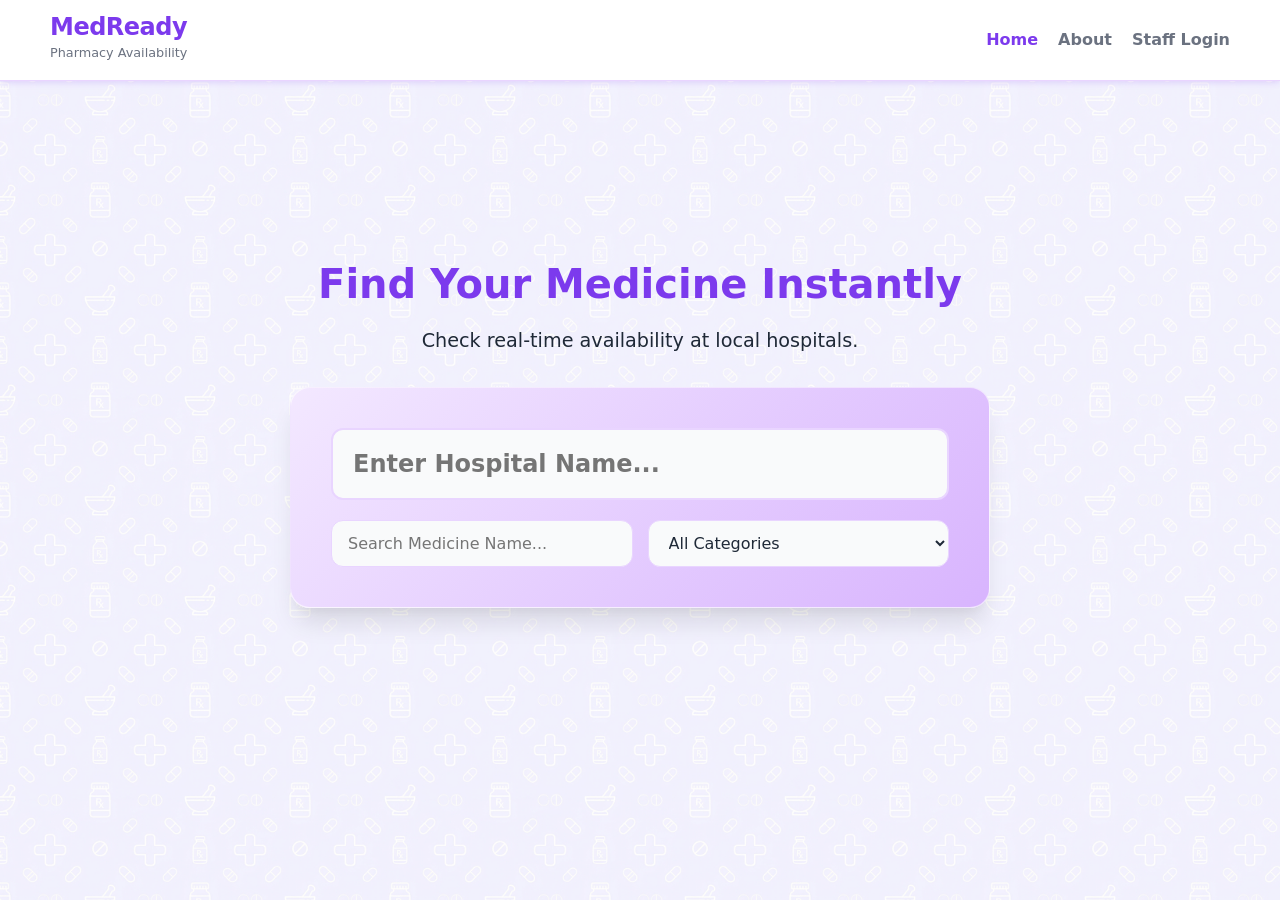
<file: index.html>
<!DOCTYPE html>
<html lang="en">

<head>
    <meta charset="UTF-8">
    <meta name="viewport" content="width=device-width, initial-scale=1.0">
    <title>MedReady - Check Medicine Availability</title>
    <link rel="stylesheet" href="style.css">
</head>

<body>
    <!-- Top Navbar -->
    <nav class="navbar">
        <div class="nav-brand">
            <h1>MedReady</h1>
            <span class="nav-subtitle">Pharmacy Availability</span>
        </div>
        <div class="nav-links">
            <a href="index.html" class="active">Home</a>
            <a href="about.html">About</a>
            <a href="admin.html">Staff Login</a>
        </div>
    </nav>

    <!-- Main Content -->
    <main class="main-content">
        <!-- Hero Headline -->
        <div class="hero-header" style="text-align: center; margin-bottom: 30px;">
            <h1 style="color: var(--primary); font-size: 2.5rem; margin-bottom: 10px;">Find Your Medicine Instantly</h1>
            <p style="color: var(--gray); font-size: 1.2rem;">Check real-time availability at local hospitals.</p>
        </div>

        <div class="search-backdrop">
            <div class="form-group-hero" style="position: relative;">
                <input type="text" id="search-hospital" class="search-box hero-input"
                    placeholder="Enter Hospital Name..." autocomplete="off">
                <ul id="hospital-suggestions" class="suggestions-list hidden"></ul>
            </div>

            <div class="search-row">
                <input type="text" id="search-medicine" class="search-box" placeholder="Search Medicine Name...">

                <select id="search-category" class="search-box" style="cursor: pointer;">
                    <option value="">All Categories</option>
                    <option value="Tablets">Tablets</option>
                    <option value="Capsules">Capsules</option>
                    <option value="Syrups">Syrups</option>
                    <option value="Injections">Injections</option>
                    <option value="Drops">Drops</option>
                    <option value="Topical">Topical</option>
                    <option value="Others">Others</option>
                </select>
            </div>

            <input type="text" id="search-category-custom" class="search-box hidden" placeholder="Type Category..."
                style="margin-top: 10px; width: 100%;">
        </div>

        <div id="medicine-list" class="medicine-list">
            <!-- Medicine cards will be injected here -->
        </div>
    </main>

    <!-- Scripts -->
    <script src="mock-api.js"></script>
    <script src="app.js"></script>
</body>

</html>
</file>
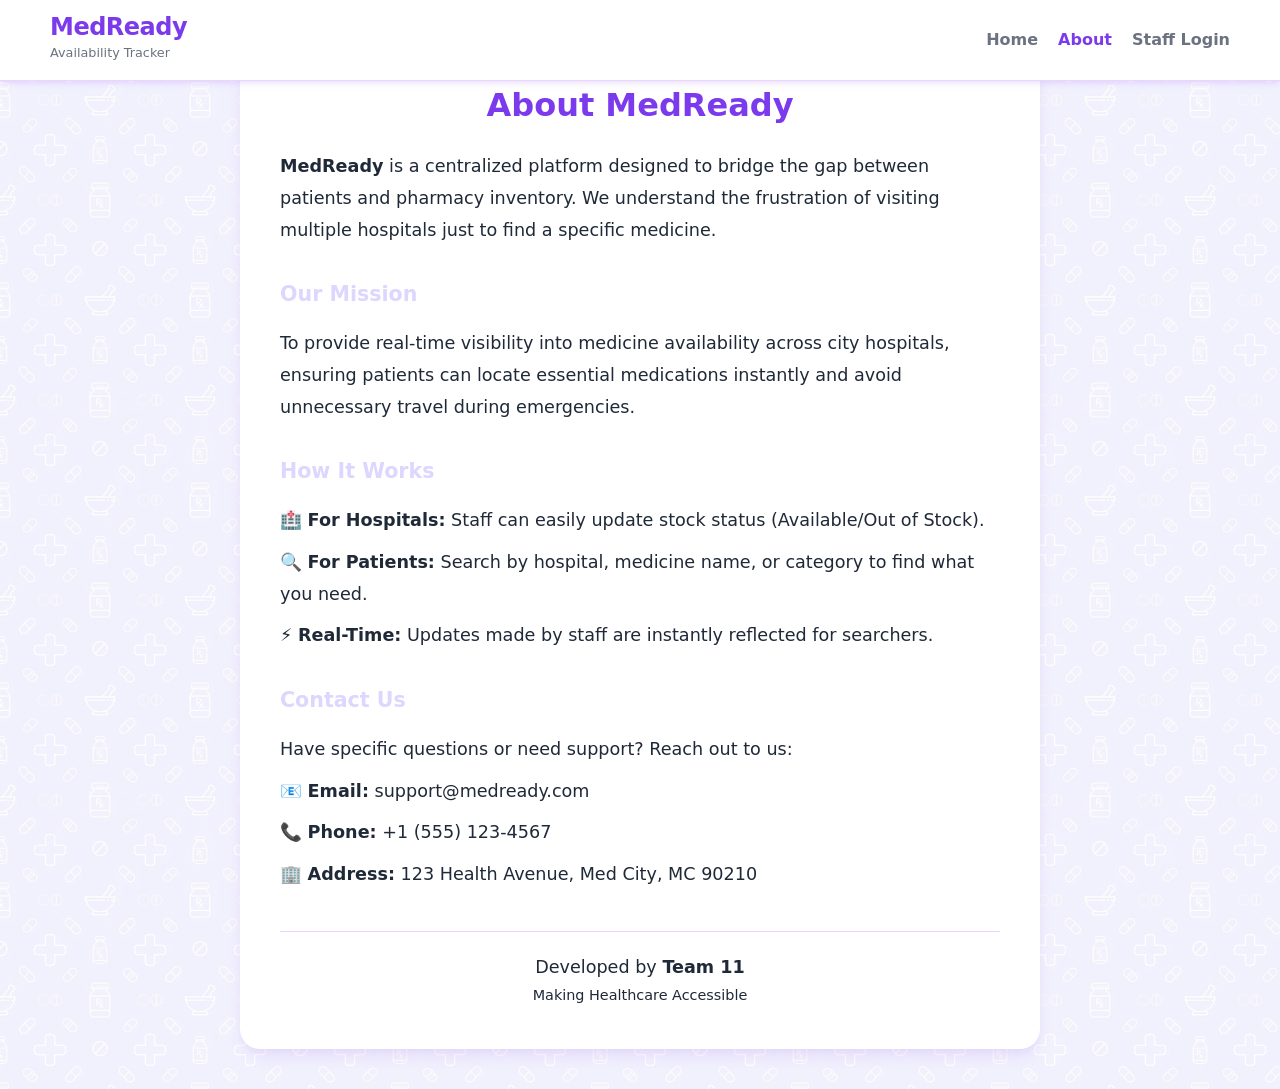
<file: about.html>
<!DOCTYPE html>
<html lang="en">

<head>
    <meta charset="UTF-8">
    <meta name="viewport" content="width=device-width, initial-scale=1.0">
    <title>MedReady - About Us</title>
    <link rel="stylesheet" href="style.css">
</head>

<body>
    <!-- Top Navbar -->
    <nav class="navbar">
        <div class="nav-brand">
            <h1>MedReady</h1>
            <span class="nav-subtitle">Availability Tracker</span>
        </div>
        <div class="nav-links">
            <a href="index.html">Home</a>
            <a href="about.html" class="active">About</a>
            <a href="admin.html">Staff Login</a>
        </div>
    </nav>

    <!-- Main Content -->
    <main class="main-content"
        style="max-width: 800px; margin: 40px auto; background: white; padding: 40px; border-radius: 20px; box-shadow: var(--shadow-lg);">
        <h1 style="color: var(--primary); margin-bottom: 20px; text-align: center;">About MedReady</h1>

        <div style="font-size: 1.1rem; line-height: 1.8; color: var(--text);">
            <p style="margin-bottom: 20px;">
                <b>MedReady</b> is a centralized platform designed to bridge the gap between patients and pharmacy
                inventory.
                We understand the frustration of visiting multiple hospitals just to find a specific medicine.
            </p>

            <h3 style="color: var(--secondary); margin-top: 30px; margin-bottom: 15px;">Our Mission</h3>
            <p style="margin-bottom: 20px;">
                To provide real-time visibility into medicine availability across city hospitals, ensuring patients can
                locate
                essential medications instantly and avoid unnecessary travel during emergencies.
            </p>

            <h3 style="color: var(--secondary); margin-top: 30px; margin-bottom: 15px;">How It Works</h3>
            <ul style="list-style-type: none; padding: 0;">
                <li style="margin-bottom: 10px;">🏥 <b>For Hospitals:</b> Staff can easily update stock status
                    (Available/Out of Stock).</li>
                <li style="margin-bottom: 10px;">🔍 <b>For Patients:</b> Search by hospital, medicine name, or category
                    to find what you need.</li>
                <li style="margin-bottom: 10px;">⚡ <b>Real-Time:</b> Updates made by staff are instantly reflected for
                    searchers.</li>
            </ul>

            <h3 style="color: var(--secondary); margin-top: 30px; margin-bottom: 15px;">Contact Us</h3>
            <p style="margin-bottom: 10px;">
                Have specific questions or need support? Reach out to us:
            </p>
            <ul style="list-style-type: none; padding: 0;">
                <li style="margin-bottom: 10px;">📧 <b>Email:</b> support@medready.com</li>
                <li style="margin-bottom: 10px;">📞 <b>Phone:</b> +1 (555) 123-4567</li>
                <li style="margin-bottom: 10px;">🏢 <b>Address:</b> 123 Health Avenue, Med City, MC 90210</li>
            </ul>

            <div
                style="margin-top: 40px; padding-top: 20px; border-top: 1px solid var(--border); text-align: center; color: var(--gray);">
                <p>Developed by <b>Team 11</b></p>
                <p style="font-size: 0.9rem;">Making Healthcare Accessible</p>
            </div>
        </div>
    </main>
</body>

</html>
</file>
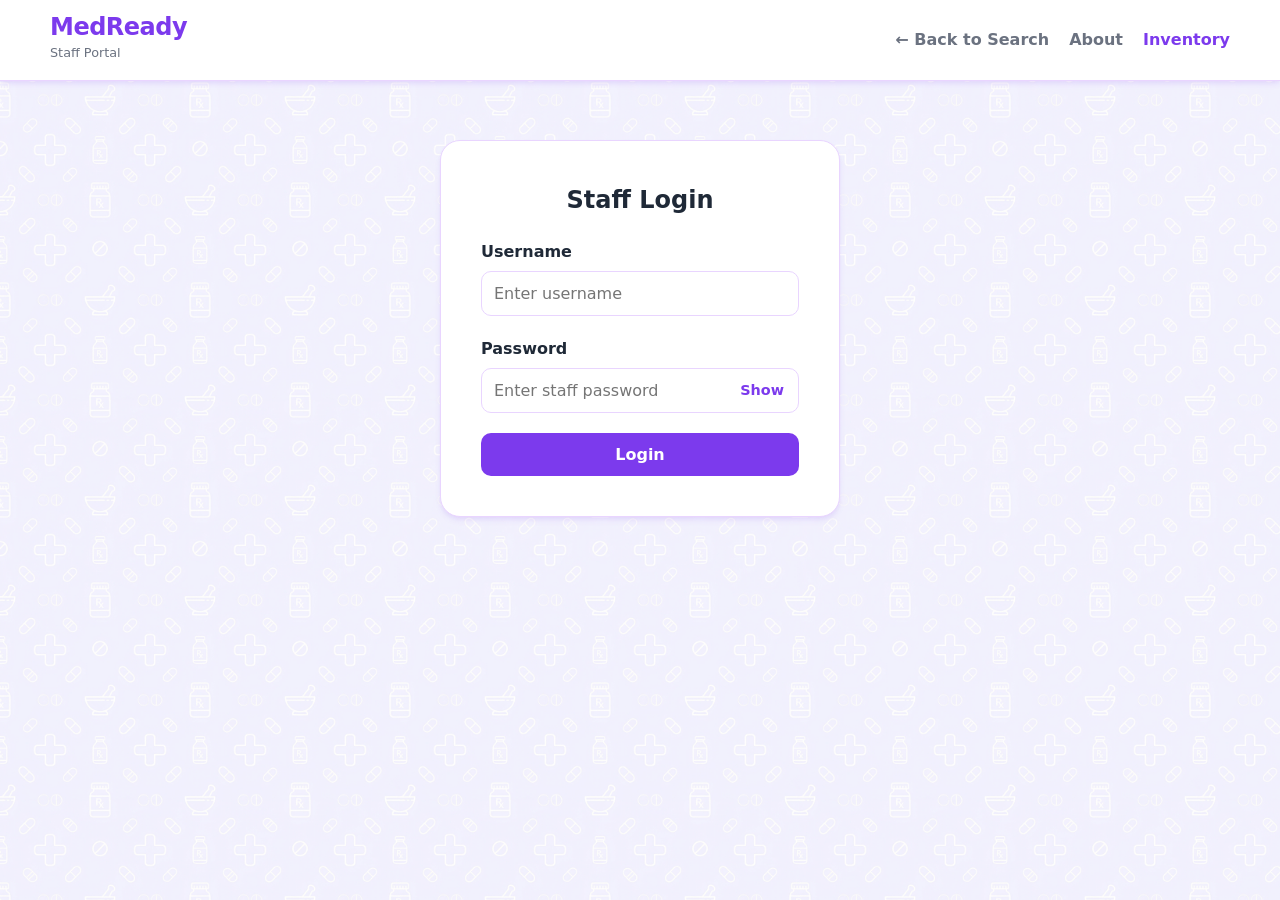
<file: admin.html>
<!DOCTYPE html>
<html lang="en">

<head>
    <meta charset="UTF-8">
    <meta name="viewport" content="width=device-width, initial-scale=1.0">
    <title>MedReady Staff - Login</title>
    <link rel="stylesheet" href="style.css">
</head>

<body>
    <!-- Top Navbar -->
    <nav class="navbar">
        <div class="nav-brand">
            <h1>MedReady</h1>
            <span class="nav-subtitle">Staff Portal</span>
        </div>
        <div class="nav-links">
            <a href="index.html">← Back to Search</a>
            <a href="about.html">About</a>
            <a href="admin.html" class="active">Inventory</a>
        </div>
    </nav>

    <!-- Main Content -->
    <main class="main-content">
        <!-- Login Form -->
        <form id="login-form" class="login-form">
            <h2 style="margin-bottom: 20px; text-align: center;">Staff Login</h2>
            <div class="form-group">
                <label for="username">Username</label>
                <input type="text" id="username" class="form-control" placeholder="Enter username" required>
            </div>
            <div class="form-group">
                <label for="password">Password</label>
                <div style="position: relative;">
                    <input type="password" id="password" class="form-control" placeholder="Enter staff password"
                        required style="padding-right: 70px;">
                    <button type="button" id="toggle-password" class="btn-text-link">Show</button>
                </div>
            </div>
            <button type="submit" class="btn btn-primary">Login</button>
        </form>

        <!-- Admin Dashboard (Hidden by default) -->
        <div id="admin-dashboard" class="hidden">
            <div style="display: flex; justify-content: space-between; align-items: center; margin-bottom: 20px;">
                <h2>Inventory Management</h2>
                <button id="logout-btn" class="btn" style="background: #e9ecef;">Logout</button>
            </div>

            <!-- Add Medicine -->
            <div class="medicine-card" style="margin-bottom: 30px; display: block;">
                <h3 style="margin-bottom: 15px;">Add New Medicine</h3>
                <p id="staff-hospital-badge" style="margin-bottom: 10px; color: var(--primary); font-weight: bold;"></p>
                <form id="add-medicine-form" style="display: flex; gap: 10px; flex-wrap: wrap;">
                    <input type="text" id="new-name" class="form-control" placeholder="Medicine Name" required
                        style="flex: 2; min-width: 200px;">
                    <!-- Hospital is now auto-detected from logged-in user -->
                    <select id="new-category" class="form-control" required style="flex: 1; min-width: 150px;">
                        <option value="">Select Category</option>
                        <option value="Tablets">Tablets</option>
                        <option value="Capsules">Capsules</option>
                        <option value="Syrups">Syrups</option>
                        <option value="Injections">Injections</option>
                        <option value="Drops">Drops</option>
                        <option value="Topical">Topical</option>
                        <option value="Others">Others</option>
                    </select>
                    <input type="text" id="new-category-custom" class="form-control hidden"
                        placeholder="Type custom category" style="flex: 1; min-width: 150px;">
                    <button type="submit" class="btn btn-primary" style="width: auto;">Add</button>
                </form>
            </div>

            <!-- List -->
            <div id="admin-medicine-list" class="medicine-list">
                <!-- Admin items injected here -->
            </div>
        </div>

        <!-- Super Admin Dashboard (Hidden by default) -->
        <div id="super-admin-dashboard" class="hidden">
            <div style="display: flex; justify-content: space-between; align-items: center; margin-bottom: 20px;">
                <h2 style="color: var(--danger);">Super Admin Panel</h2>
                <button id="super-logout-btn" class="btn" style="background: #e9ecef;">Logout</button>
            </div>

            <div class="medicine-card" style="display: block;">
                <h3 style="margin-bottom: 15px;">Register New Hospital</h3>
                <form id="add-hospital-form">
                    <div class="form-group">
                        <label>New Hospital Name</label>
                        <input type="text" id="reg-hospital" class="form-control" placeholder="e.g. Westside Clinic"
                            required>
                    </div>
                    <div class="form-group">
                        <label>Staff Username</label>
                        <input type="text" id="reg-username" class="form-control" placeholder="e.g. westside_staff"
                            required>
                    </div>
                    <div class="form-group">
                        <label>Staff Password</label>
                        <input type="text" id="reg-password" class="form-control" placeholder="e.g. password123"
                            required>
                    </div>
                    <button type="submit" class="btn btn-primary" style="background-color: var(--danger);">Create
                        Account</button>
                </form>
            </div>

            <p style="margin-top: 20px; color: var(--gray); font-size: 0.9rem;">
                * Creating a new hospital adds a staff account. They can then login to manage their specific
                inventory.
            </p>
        </div>
    </main>

    <!-- Scripts -->
    <script src="mock-api.js"></script>
    <script src="app.js"></script>
</body>

</html>
</file>
<file: style.css>
:root {
    /* Color Palette - Lavender/Violet Theme */
    --primary: #7c3aed;
    --primary-hover: #6d28d9;
    --secondary: #ddd6fe;
    --accent: #8b5cf6;

    --bg-main: #f5f3ff;
    --bg-card: #ffffff;
    --bg-navbar: #ffffff;
    /* White navbar for clean look */

    --text-main: #1f2937;
    --text-muted: #6b7280;
    --text-light: #f3f4f6;

    --border: #e9d5ff;
    --success: #10b981;
    --danger: #ef4444;
    --shadow: 0 4px 6px -1px rgba(124, 58, 237, 0.1), 0 2px 4px -1px rgba(124, 58, 237, 0.06);
    --shadow-lg: 0 10px 15px -3px rgba(124, 58, 237, 0.1), 0 4px 6px -2px rgba(124, 58, 237, 0.05);
}

* {
    box-sizing: border-box;
    margin: 0;
    padding: 0;
    font-family: 'Inter', 'Segoe UI', system-ui, sans-serif;
}

body {
    background-color: var(--bg-main);
    background-image: url('bg.png');
    background-size: 400px;
    background-repeat: repeat;
    color: var(--text-main);
    line-height: 1.6;
    display: flex;
    flex-direction: column;
    /* Stack navbar and content */
    min-height: 100vh;
}

/* Navbar */
.navbar {
    width: 100%;
    background-color: var(--bg-navbar);
    padding: 15px 50px;
    display: flex;
    justify-content: space-between;
    align-items: center;
    position: fixed;
    top: 0;
    left: 0;
    z-index: 1000;
    box-shadow: var(--shadow);
    border-bottom: 1px solid var(--border);
}

.nav-brand h1 {
    color: var(--primary);
    font-size: 1.5rem;
    font-weight: 800;
    letter-spacing: -0.5px;
    line-height: 1;
}

.nav-subtitle {
    font-size: 0.8rem;
    color: var(--text-muted);
    font-weight: 500;
}

.nav-links {
    display: flex;
    gap: 20px;
}

.nav-links a {
    color: var(--text-muted);
    text-decoration: none;
    font-weight: 600;
    transition: color 0.2s;
}

.nav-links a:hover,
.nav-links a.active {
    color: var(--primary);
}

/* Main Content */
.main-content {
    margin-top: 80px;
    /* Space for fixed navbar */
    padding: 40px 20px;
    max-width: 900px;
    width: 100%;
    margin-left: auto;
    margin-right: auto;
    transition: all 0.5s ease;
}

/* Centered Search View - Initial State */
.main-content.centered-view {
    margin-top: 0;
    display: flex;
    flex-direction: column;
    justify-content: center;
    align-items: center;
    height: 100vh;
}

.main-content.centered-view .search-backdrop {
    width: 100%;
    max-width: 700px;
    padding: 40px;
    /* Larger padding when centered */
    box-shadow: 0 20px 25px -5px rgba(0, 0, 0, 0.1), 0 10px 10px -5px rgba(0, 0, 0, 0.04);
}

.main-content.centered-view #medicine-list {
    display: none;
}

/* Search Backdrop & Layout */
.search-backdrop {
    background: linear-gradient(135deg, #f3e8ff 0%, #d8b4fe 100%);
    backdrop-filter: blur(10px);
    padding: 30px;
    border-radius: 20px;
    box-shadow: 0 20px 25px -5px rgba(124, 58, 237, 0.25), 0 8px 10px -6px rgba(124, 58, 237, 0.2);
    border: 1px solid rgba(255, 255, 255, 0.6);
    margin-bottom: 40px;
    transition: all 0.3s ease;
}

.search-backdrop:hover {
    transform: translateY(-5px);
    box-shadow: 0 25px 30px -5px rgba(124, 58, 237, 0.35), 0 10px 10px -5px rgba(124, 58, 237, 0.25);
    border-color: rgba(255, 255, 255, 0.9);
}

.form-group-hero {
    margin-bottom: 20px;
}

.hero-input {
    font-size: 1.5rem !important;
    padding: 20px !important;
    border-width: 2px !important;
    font-weight: 600;
}

.search-row {
    display: flex;
    gap: 15px;
}

.search-row .search-box {
    flex: 1;
}

.search-box {
    width: 100%;
    padding: 12px 16px;
    border: 1px solid var(--border);
    border-radius: 12px;
    font-size: 1rem;
    transition: all 0.2s;
    background-color: #f9fafb;
    color: var(--text-main);
}

.search-box:focus {
    border-color: var(--primary);
    outline: none;
    background-color: white;
    box-shadow: 0 0 0 4px rgba(124, 58, 237, 0.1);
}

/* Card List */
.medicine-list {
    display: flex;
    flex-direction: column;
    gap: 15px;
}

.medicine-card {
    background: var(--bg-card);
    padding: 25px;
    border-radius: 16px;
    border: 1px solid var(--border);
    box-shadow: var(--shadow);
    display: flex;
    justify-content: space-between;
    align-items: center;
    transition: transform 0.2s ease, box-shadow 0.2s ease;
}

.medicine-card:hover {
    transform: translateY(-2px);
    box-shadow: var(--shadow-lg);
}

.medicine-info h3 {
    margin-bottom: 8px;
    color: var(--primary);
    font-weight: 700;
}

.medicine-meta {
    font-size: 0.9rem;
    color: var(--text-muted);
    display: flex;
    gap: 12px;
    align-items: center;
    flex-wrap: wrap;
}

.hospital-tag {
    background-color: #f3f0ff;
    color: var(--primary);
    padding: 4px 10px;
    border-radius: 6px;
    font-size: 0.85rem;
    font-weight: 600;
}

/* Badges */
.badge {
    padding: 6px 14px;
    border-radius: 30px;
    font-size: 0.8rem;
    font-weight: 700;
    text-transform: uppercase;
    letter-spacing: 0.5px;
}

.badge.available {
    background-color: #d1fae5;
    color: #065f46;
}

.badge.out-of-stock {
    background-color: #fee2e2;
    color: #991b1b;
}

/* Admin Form Styles */
.login-form {
    background: white;
    padding: 40px;
    border-radius: 20px;
    box-shadow: var(--shadow);
    max-width: 400px;
    margin: 20px auto;
    /* Centered in main content */
    border: 1px solid var(--border);
}

.form-group {
    margin-bottom: 20px;
}

.form-group label {
    display: block;
    margin-bottom: 6px;
    font-weight: 600;
    color: var(--text-main);
}

.form-control {
    width: 100%;
    padding: 12px;
    border: 1px solid var(--border);
    border-radius: 10px;
    font-size: 1rem;
}

.form-control:focus {
    border-color: var(--primary);
    outline: none;
}

/* Buttons */
.btn {
    display: inline-block;
    padding: 12px 24px;
    border: none;
    border-radius: 10px;
    cursor: pointer;
    font-size: 1rem;
    font-weight: 600;
    transition: all 0.2s;
    text-align: center;
}

.btn-primary {
    background-color: var(--primary);
    color: white;
    width: 100%;
}

.btn-primary:hover {
    background-color: var(--primary-hover);
    transform: translateY(-1px);
}

/* Suggestions Dropdown */
.suggestions-list {
    position: absolute;
    top: 100%;
    left: 0;
    right: 0;
    background: white;
    border: 1px solid var(--border);
    border-radius: 12px;
    box-shadow: var(--shadow-lg);
    z-index: 1001;
    max-height: 200px;
    overflow-y: auto;
    list-style: none;
    margin-top: 5px;
    padding: 0;
}

.suggestions-list li {
    padding: 12px 20px;
    cursor: pointer;
    border-bottom: 1px solid #f3f4f6;
    transition: background-color 0.2s;
}

.suggestions-list li:last-child {
    border-bottom: none;
}

.suggestions-list li:hover {
    background-color: var(--bg-main);
    color: var(--primary);
}

.btn-text-link {
    position: absolute;
    right: 10px;
    top: 50%;
    transform: translateY(-50%);
    background: none;
    border: none;
    color: var(--primary);
    font-size: 0.9rem;
    font-weight: 600;
    cursor: pointer;
    padding: 5px;
}

.btn-text-link:hover {
    text-decoration: underline;
}

.btn-toggle {
    background: white;
    border: 1px solid var(--border);
    color: var(--text-muted);
    padding: 8px 16px;
    border-radius: 8px;
    font-weight: 500;
}

.btn-toggle:hover {
    border-color: var(--primary);
    color: var(--primary);
    background-color: #f5f3ff;
}

.hidden {
    display: none !important;
}

/* Mobile Responsive */
@media (max-width: 768px) {
    .navbar {
        flex-direction: column;
        padding: 15px 20px;
        gap: 15px;
    }

    .nav-links {
        width: 100%;
        justify-content: center;
        gap: 15px;
        font-size: 0.9rem;
    }

    .main-content {
        padding: 20px;
        margin-top: 110px;
        /* More space for stacked navbar */
    }

    .search-row {
        flex-direction: column;
    }

    .hero-input {
        font-size: 1.2rem !important;
        padding: 15px !important;
    }

    .medicine-card {
        flex-direction: column;
        align-items: flex-start;
        gap: 15px;
    }

    .medicine-info {
        width: 100%;
    }

    .badge {
        align-self: flex-start;
    }

    .admin-controls {
        width: 100%;
        display: flex;
        justify-content: space-between;
        margin-top: 10px;
    }

    /* Stack admin forms */
    #add-medicine-form input,
    #add-medicine-form select,
    #add-medicine-form button {
        flex: 100% !important;
        min-width: 100% !important;
    }
}
</file>
